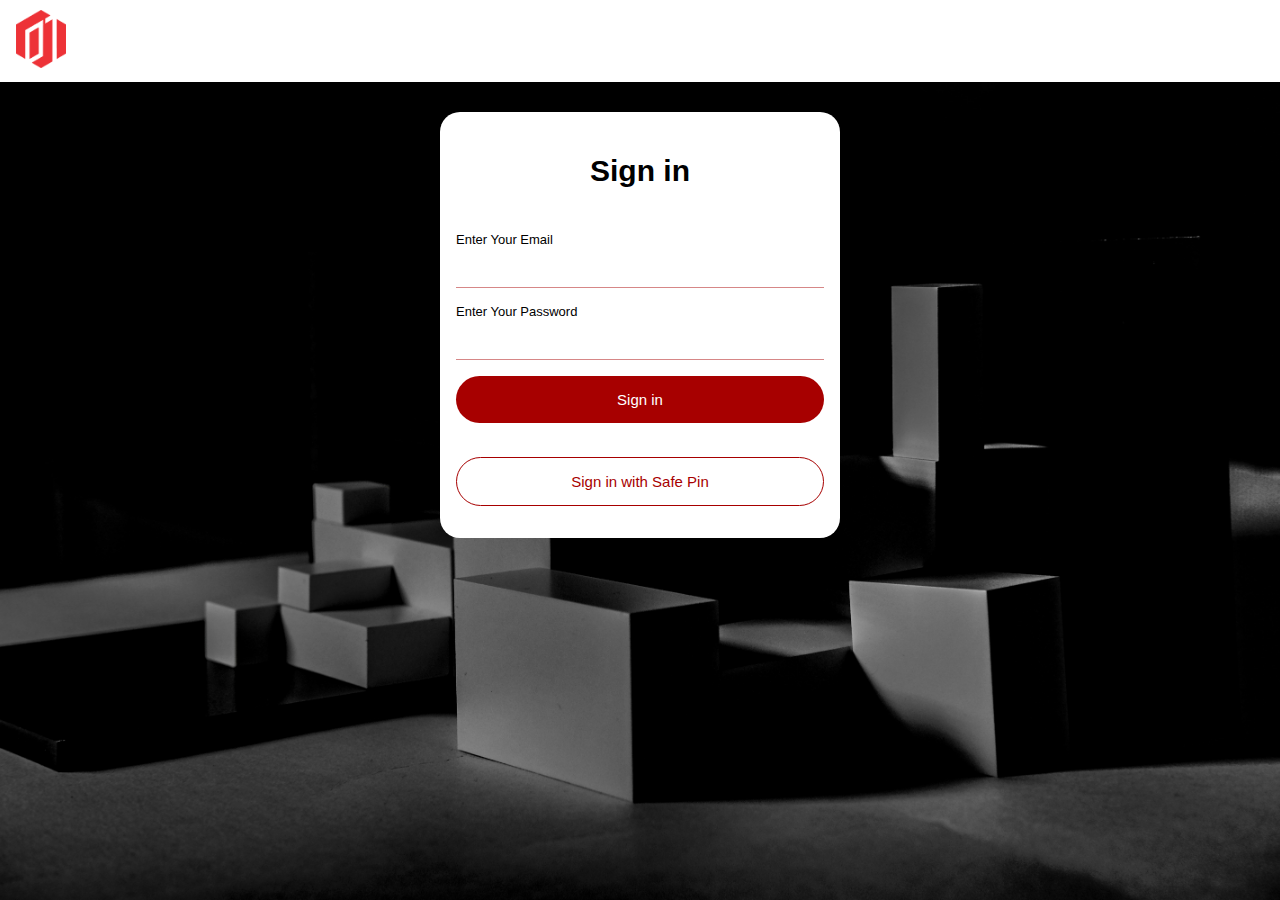
<file: login/index.html>
<!DOCTYPE html>
<html lang="en">

<head>
    <meta charset="UTF-8">
    <meta name="viewport" content="width=device-width, initial-scale=1.0">
    <title>01 Technologies | Sign In</title>
    <link rel="shortcut icon" href="favicon.ico" type="image/x-icon">
</head>
<style>
    * {
        padding: 0;
        margin: 0;
        box-sizing: border-box;
        font-family: Verdana, Geneva, Tahoma, sans-serif;
    }

    body {
        background-color: #d9d9d9;
    }

    header {
        background-color: #ffffff;
        padding: 10px 1rem;
        position: fixed;
        top: 0;
        left: 0;
        right: 0;
        z-index: 99;
    }

    header h1 {
        font-family: Arial, Helvetica, sans-serif;
        font-weight: 800;
    }

    main {
        width: 100%;
        min-height: 100vh;
        padding: 10px;
        padding-top: 7rem;
        background: url(img/esther-jiao-ADv0GiMBlmI-unsplash.jpg) center no-repeat;
        background-size: cover;
    }

    .form {
        max-width: 400px;
        min-height: 300px;
        background-color: #ffffff;
        border-radius: 20px;
        margin: auto;
        padding: 2rem 1rem;
    }

    .form h1 {
        font-size: 30px;
        text-align: center;
        padding: 10px 0;
    }

    form {
        width: 100%;
    }

    .form-group {
        width: 100%;
        display: flex;
        justify-content: start;
        align-items: start;
        gap: 5px;
        margin: 1rem 0;
        flex-wrap: wrap;
    }

    label {
        display: block;
        font-size: 13px;
    }

    input {
        width: 100%;
        padding: 10px;
        border: 0;
        outline: none;
        border-bottom: 1px solid #a7000078;
    }

    input:focus {
        border-bottom: 1px solid #a70000;
    }

    input:active {
        border-bottom: 1px solid #a70000;
    }

    button {
        display: flex;
        justify-content: center;
        width: 100%;
        align-items: center;
        border-radius: 50px;
        padding: 15px 10px;
        text-align: center;
        border: 0;
        outline: 0;
        font-weight: 500;
        cursor: pointer;
        background-color: #a70000;
        color: #ffffff;
        font-size: 15px;
        transition: all .2s;
    }

    button:hover {
        background-color: #bf0505;
    }

    div a {
        width: 100%;
        font-size: 15px;
        font-weight: 500;
        display: flex;
        justify-content: center;
        align-items: center;
        cursor: pointer;
        border: 1px solid #a70000;
        padding: 15px 10px;
        border-radius: 50px;
        color: #a70000;
    }

    #safePin {
        display: none;
    }

    /* a70000 */
</style>

<body>
    <header>
        <a href="#">
            <img src="logo-red.png" width="50px" alt="01 Technologies">
        </a>
    </header>
    <main>
        <div class="form">
            <h1>Sign in</h1><br>
            <form action="" id="e_p">
                <div class="form-group">
                    <label for="email">Enter Your Email</label>
                    <input type="email" required name="email" id="email">
                </div>
                <div class="form-group">
                    <label for="password">Enter Your Password</label>
                    <input type="password" required name="password" id="password">
                </div>

                <div class="form-group">
                    <button>Sign in</button>
                </div><br>
                <div>
                    <a id="uPin">Sign in with Safe Pin</a>
                </div>
            </form>
            <form action="" id="safePin">
                <div class="form-group">
                    <label for="s_pin">Enter Your Safe Pin</label>
                    <input type="password" required name="s_pin" id="s_pin">
                </div>

                <div class="form-group">
                    <button>Sign in</button>
                </div><br>
                <div>
                    <a id="uMail">Sign in with Email</a>
                </div>
            </form>

        </div>
    </main>


    <script>
        const useMail = document.getElementById('uMail');
        const usePin = document.getElementById('uPin');
        const pinForm = document.getElementById('safePin');
        const mailForm = document.getElementById('e_p');

        // Add an event listener to the button
        useMail.addEventListener('click', () => {
            // Add CSS to the element
            mailForm.style.display = 'block';
            pinForm.style.display = 'none'; 
        });
        usePin.addEventListener('click', () => {
            // Add CSS to the element
            mailForm.style.display = 'none';
            pinForm.style.display = 'block'; 
        });
    </script>
</body>

</html>
</file>
